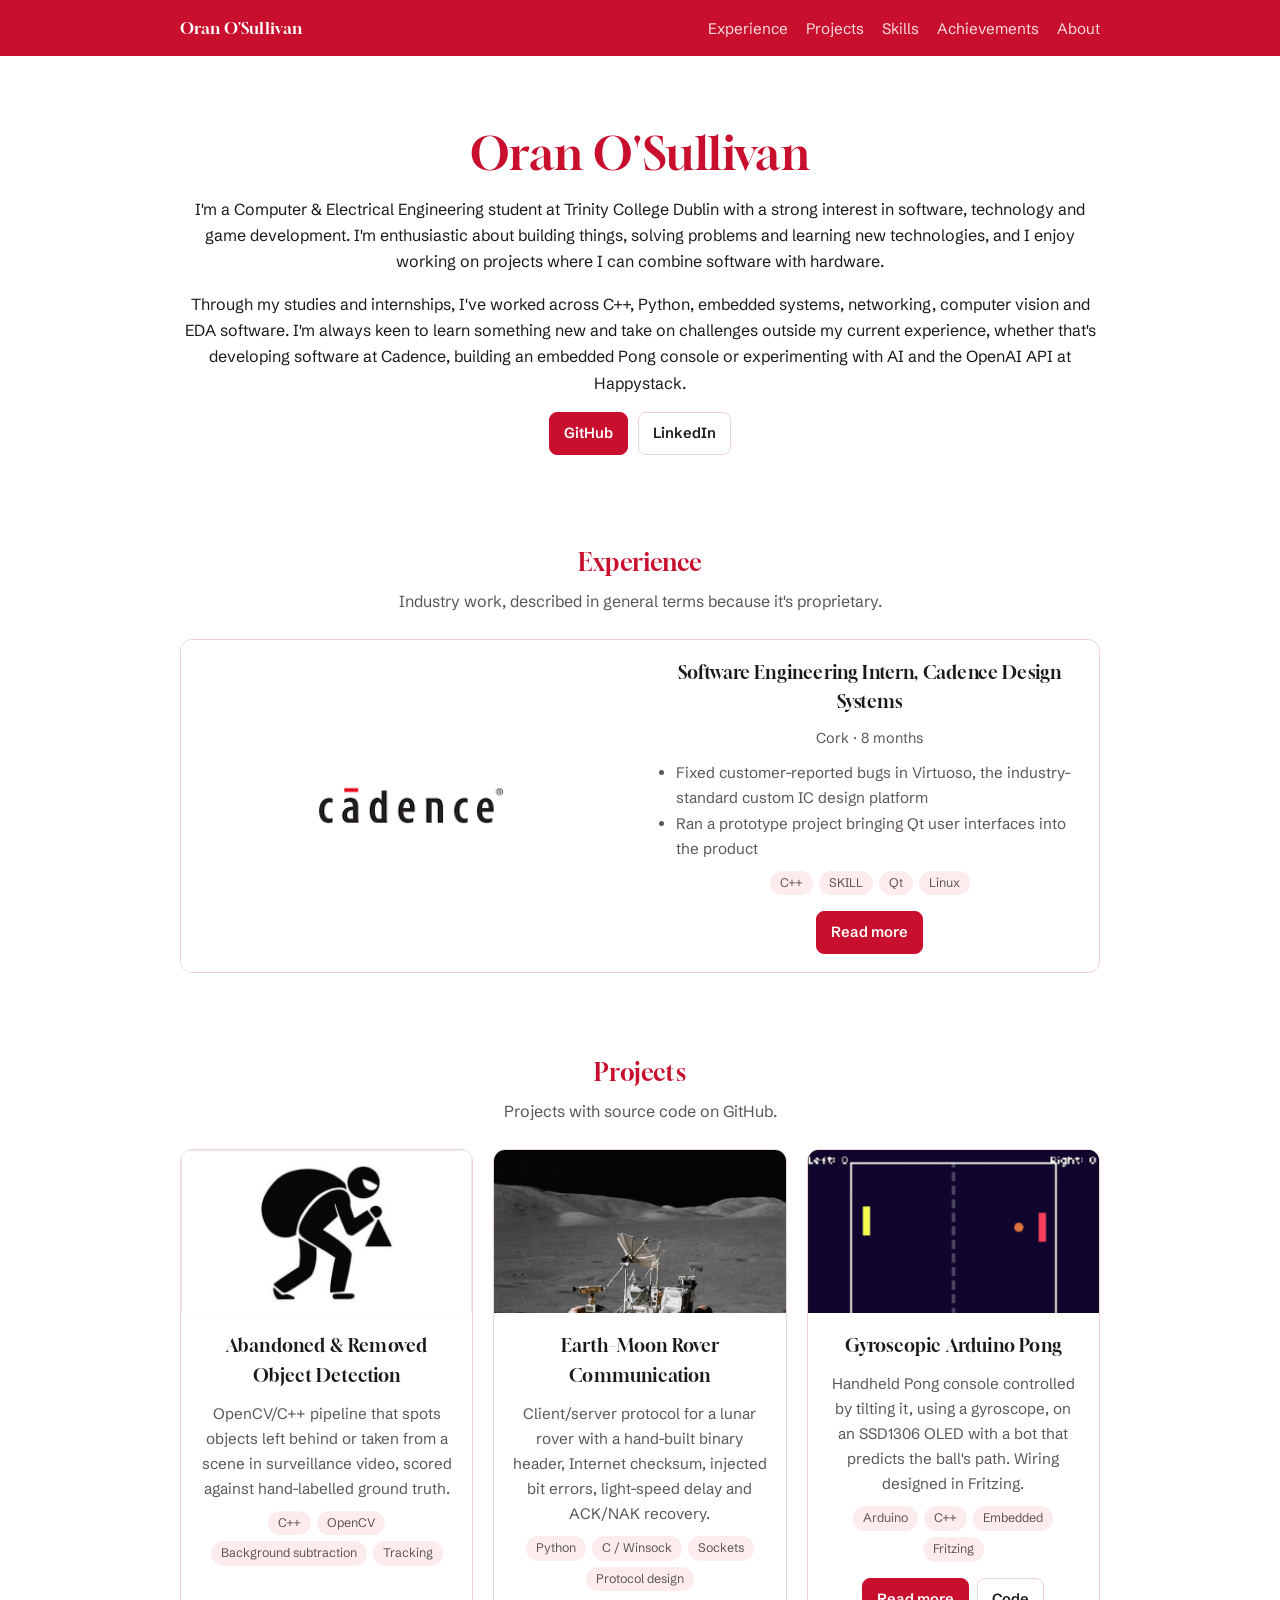
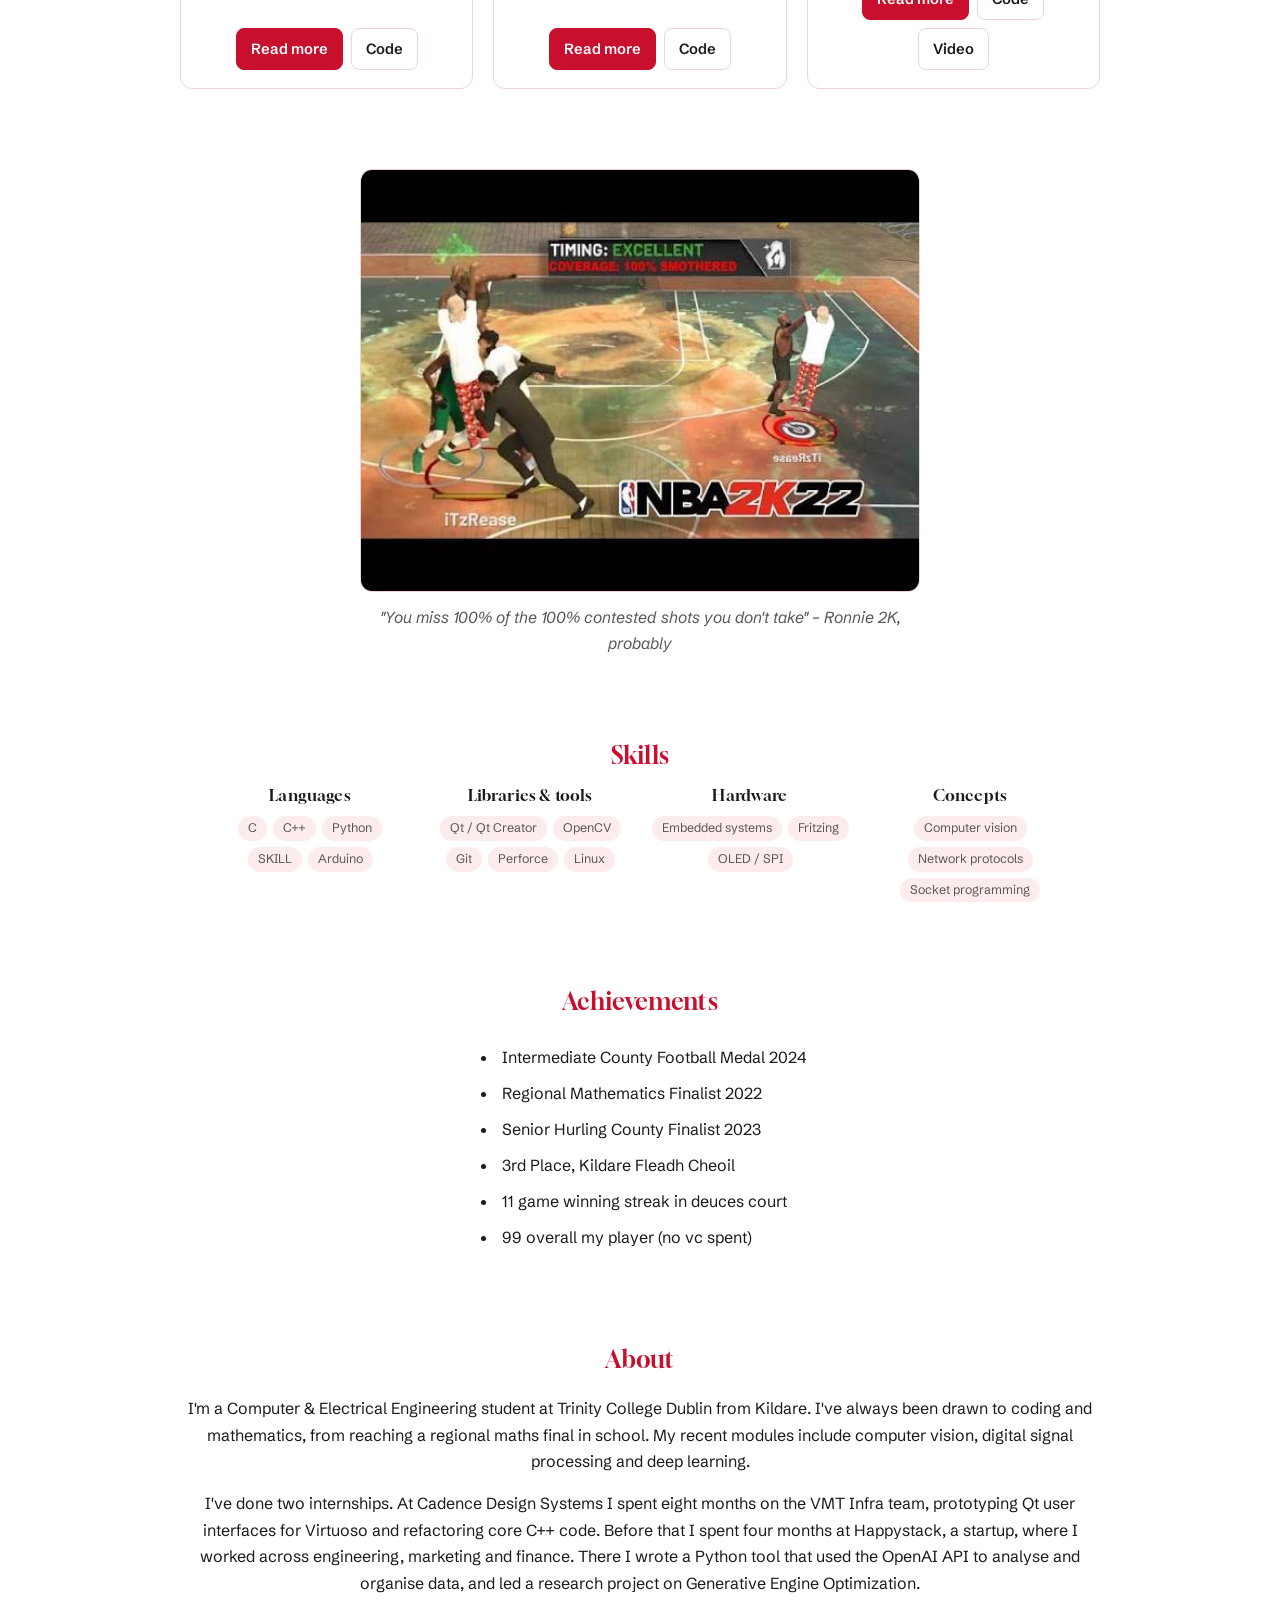
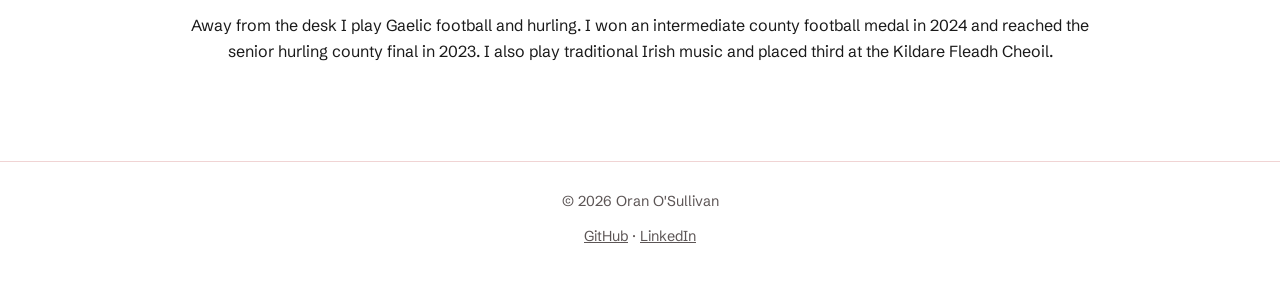
<file: index.html>
<!DOCTYPE html>
<html lang="en">
<head>
  <meta charset="utf-8">
  <meta name="viewport" content="width=device-width, initial-scale=1">
  <title>Oran O'Sullivan – Portfolio</title>
  <meta name="description" content="Projects by Oran O'Sullivan, Computer & Electrical Engineering student at Trinity College Dublin.">
  <link rel="stylesheet" href="css/style.css">
</head>

<body>

<nav class="nav">
  <div class="wrap">
    <a class="brand" href="index.html">Oran O'Sullivan</a>

    <ul>
      <li><a href="#experience">Experience</a></li>
      <li><a href="#projects">Projects</a></li>
      <li class="hide-sm"><a href="#skills">Skills</a></li>
      <li><a href="#achievements">Achievements</a></li>
      <li><a href="#about">About</a></li>
    </ul>
  </div>
</nav>


<!-- ================= HERO ================= -->

<header class="hero">
  <div class="wrap">
    <h1>Oran O'Sullivan</h1>

    <p class>
  I'm a Computer &amp; Electrical Engineering student at Trinity College Dublin with a strong interest in software, technology and game development. 
  I'm enthusiastic about building things, solving problems and learning new technologies, and I enjoy working on projects where I can combine software with hardware.
</p>
<p>
  Through my studies and internships, I've worked across C++, Python, embedded systems, networking, computer vision and EDA software. 
  I'm always keen to learn something new and take on challenges outside my current experience, whether that's developing software at Cadence, building an embedded Pong console or experimenting with AI and the OpenAI API at Happystack.
</p>

    <div class="links">
      <a class="btn primary" href="https://github.com/osullio">GitHub</a>
      <a class="btn" href="https://www.linkedin.com/in/oran-o-sullivan-99b3682a8">LinkedIn</a>
    </div>
  </div>
</header>


<!-- ================= EXPERIENCE ================= -->

<section id="experience">
  <div class="wrap">
    <h2>Experience</h2>

    <p class="section-intro">
      Industry work, described in general terms because it's proprietary.
    </p>

    <article class="card feature">

      <div class="thumb has-img logo">
        <img src="images/Cadence%20logo.png" alt="Cadence Design Systems logo">
      </div>

      <div class="body">

        <h3>Software Engineering Intern, Cadence Design Systems</h3>

        <p class="role">
          Cork · 8 months
        </p>

        <ul class="points">
          <li>Fixed customer-reported bugs in Virtuoso, the industry-standard custom IC design platform</li>
          <li>Ran a prototype project bringing Qt user interfaces into the product</li>
        </ul>

        <ul class="tags">
          <li>C++</li>
          <li>SKILL</li>
          <li>Qt</li>
          <li>Linux</li>
        </ul>

        <div class="actions">
          <a class="btn primary" href="projects/cadence-internship.html">
            Read more
          </a>
        </div>

      </div>
    </article>
  </div>
</section>


<!-- ================= PROJECTS ================= -->

<section id="projects">
  <div class="wrap">

    <h2>Projects</h2>

    <p class="section-intro">
      Projects with source code on GitHub.
    </p>

    <div class="grid">


      <!-- Computer Vision -->

      <article class="card">

        <div class="thumb has-img">
          <img
            src="images/computer%20vision%20image.jpg"
            alt="Icon of a thief carrying a sack, representing removed-object detection"
          >
        </div>

        <div class="body">

          <h3>Abandoned &amp; Removed Object Detection</h3>

          <p>
            OpenCV/C++ pipeline that spots objects left behind or taken from a scene
            in surveillance video, scored against hand-labelled ground truth.
          </p>

          <ul class="tags">
            <li>C++</li>
            <li>OpenCV</li>
            <li>Background subtraction</li>
            <li>Tracking</li>
          </ul>

          <div class="actions">
            <a class="btn primary" href="projects/computer-vision.html">
              Read more
            </a>

            <a class="btn" href="https://github.com/osullio/Computer-Vision-Project">
              Code
            </a>
          </div>

        </div>
      </article>


      <!-- Lunar Communication -->

      <article class="card">

        <div class="thumb has-img">
          <img
            src="images/lunar%20rover%20image.jpg"
            alt="Lunar rover on the surface of the Moon"
          >
        </div>

        <div class="body">

          <h3>Earth–Moon Rover Communication</h3>

          <p>
            Client/server protocol for a lunar rover with a hand-built binary header,
            Internet checksum, injected bit errors, light-speed delay and ACK/NAK recovery.
          </p>

          <ul class="tags">
            <li>Python</li>
            <li>C / Winsock</li>
            <li>Sockets</li>
            <li>Protocol design</li>
          </ul>

          <div class="actions">

            <a class="btn primary" href="projects/earth-lunar.html">
              Read more
            </a>

            <a class="btn" href="https://github.com/osullio/Earth-Lunar_Communication">
              Code
            </a>

          </div>

        </div>
      </article>


      <!-- Arduino Pong -->

      <article class="card">

        <div class="thumb has-img contain">
          <img
            src="images/pong%20image.png"
            alt="Pong game screen with two paddles, a ball and the score"
          >
        </div>

        <div class="body">

          <h3>Gyroscopic Arduino Pong</h3>

          <p>
            Handheld Pong console controlled by tilting it, using a gyroscope, on an SSD1306
            OLED with a bot that predicts the ball's path. Wiring designed in Fritzing.
          </p>

          <ul class="tags">
            <li>Arduino</li>
            <li>C++</li>
            <li>Embedded</li>
            <li>Fritzing</li>
          </ul>

          <div class="actions">

            <a class="btn primary" href="projects/arduino-pong.html">
              Read more
            </a>

            <a class="btn" href="https://github.com/osullio/gyroscopic-pong">
              Code
            </a>

            <a class="btn" href="https://www.youtube.com/watch?v=TQeReYXM4l0">
              Video
            </a>

          </div>

        </div>
      </article>

    </div>
  </div>
</section>


<!-- ================= CONTESTED ================= -->

<section id="contested">

  <div class="wrap">

    <figure class="contested">

      <img
        src="images/100_%20contested.jpg"
        alt="100% contested shot"
      >

      <figcaption>
        "You miss 100% of the 100% contested shots you don't take" – Ronnie 2K, probably
      </figcaption>

    </figure>

  </div>

</section>


<!-- ================= SKILLS ================= -->

<section id="skills">

  <div class="wrap">

    <h2>Skills</h2>

    <div class="skills">

      <div>
        <h3>Languages</h3>

        <ul class="tags">
          <li>C</li>
          <li>C++</li>
          <li>Python</li>
          <li>SKILL</li>
          <li>Arduino</li>
        </ul>
      </div>


      <div>
        <h3>Libraries &amp; tools</h3>

        <ul class="tags">
          <li>Qt / Qt Creator</li>
          <li>OpenCV</li>
          <li>Git</li>
          <li>Perforce</li>
          <li>Linux</li>
        </ul>
      </div>


      <div>
        <h3>Hardware</h3>

        <ul class="tags">
          <li>Embedded systems</li>
          <li>Fritzing</li>
          <li>OLED / SPI</li>
        </ul>
      </div>


      <div>
        <h3>Concepts</h3>

        <ul class="tags">
          <li>Computer vision</li>
          <li>Network protocols</li>
          <li>Socket programming</li>
        </ul>
      </div>

    </div>

  </div>

</section>


<!-- ================= ACHIEVEMENTS ================= -->

<section id="achievements">

  <div class="wrap">

    <h2>Achievements</h2>

    <ul class="points">

      <li>Intermediate County Football Medal 2024</li>

      <li>Regional Mathematics Finalist 2022</li>

      <li>Senior Hurling County Finalist 2023</li>

      <li>3rd Place, Kildare Fleadh Cheoil</li>

      <li>11 game winning streak in deuces court</li>

      <li>99 overall my player (no vc spent)</li>

    </ul>

  </div>

</section>


<!-- ================= ABOUT ================= -->

<section id="about">

  <div class="wrap">

    <h2>About</h2>

    <p>
      I'm a Computer &amp; Electrical Engineering student at Trinity College Dublin from Kildare.
      I've always been drawn to coding and mathematics, from reaching a regional maths final in school.
      My recent modules include computer vision, digital signal processing and deep learning.
    </p>

    <p>
      I've done two internships. At Cadence Design Systems I spent eight months on the VMT Infra team,
      prototyping Qt user interfaces for Virtuoso and refactoring core C++ code. Before that I spent four months at
      Happystack, a startup, where I worked across engineering, marketing and finance. There I wrote a Python
      tool that used the OpenAI API to analyse and organise data, and led a research project on Generative Engine Optimization.
    </p>

    <p>
      Away from the desk I play Gaelic football and hurling. I won an intermediate county football medal in 2024 and
      reached the senior hurling county final in 2023. I also play traditional Irish music and placed third at the Kildare Fleadh Cheoil.
    </p>

  </div>

</section>


<!-- ================= FOOTER ================= -->

<footer>

  <div class="wrap">

    <span>
      © 2026 Oran O'Sullivan
    </span>

    <span>
      <a href="https://github.com/osullio">GitHub</a>
      ·
      <a href="https://www.linkedin.com/in/oran-o-sullivan-99b3682a8">LinkedIn</a>
    </span>

  </div>

</footer>


</body>
</html>
</file>
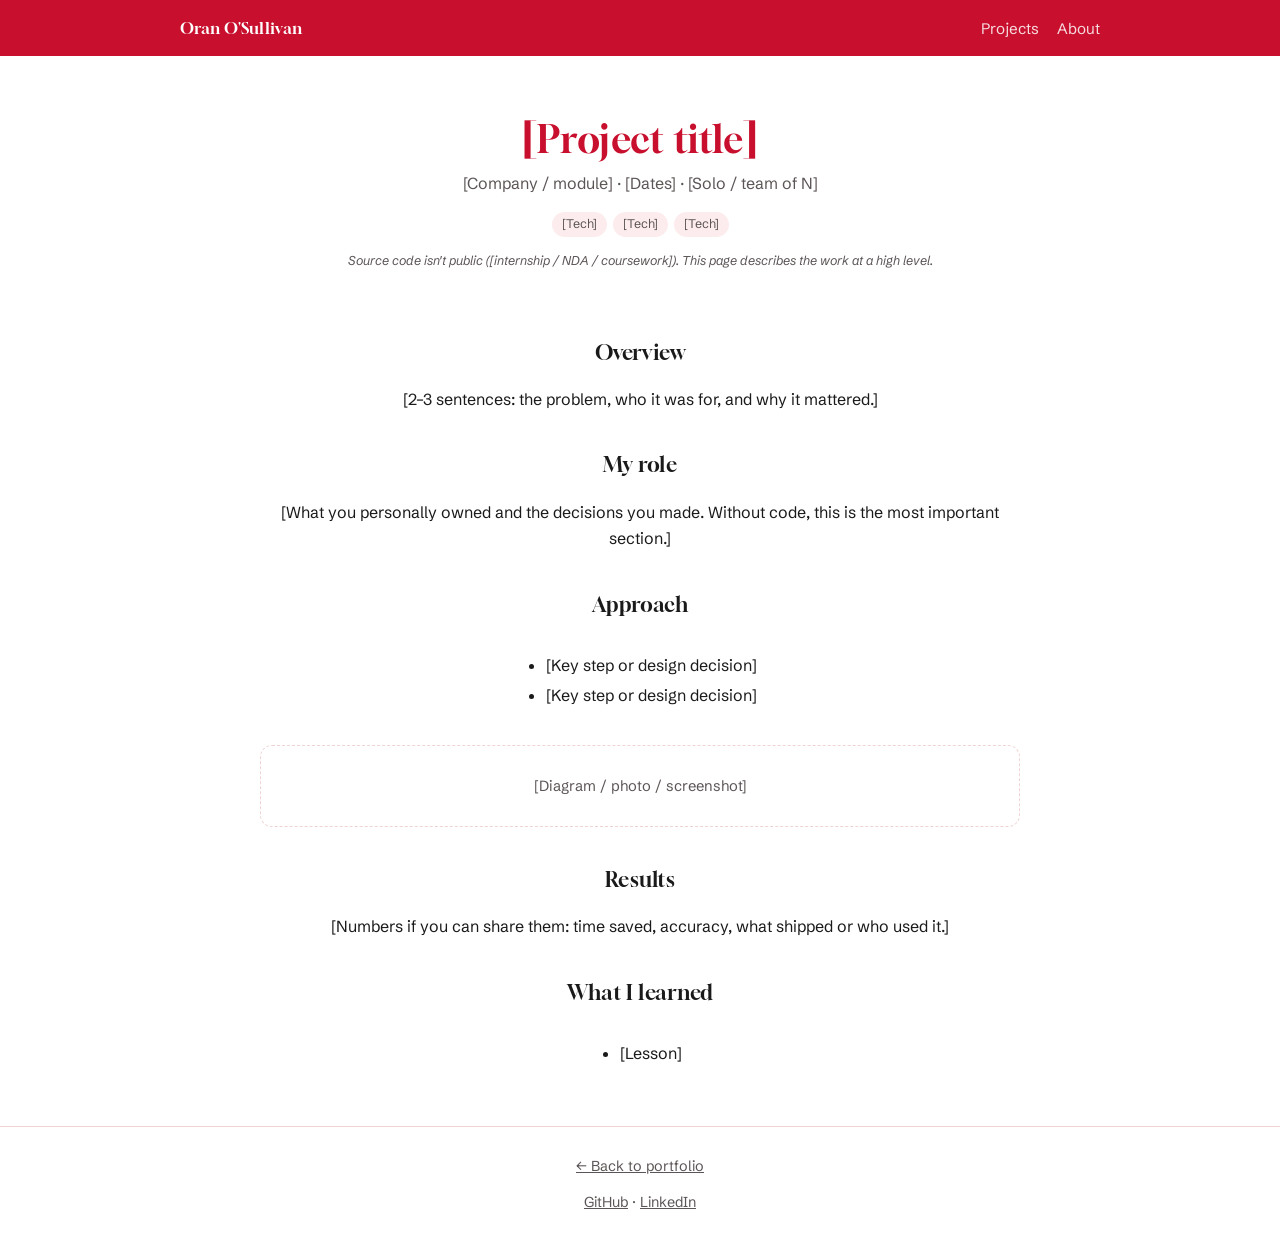
<file: projects/_template.html>
<!DOCTYPE html>
<!-- TEMPLATE for projects without public code.
     Copy this file, rename it (e.g. internship.html), fill in the [brackets],
     and point the matching card's "Read more" button in index.html at it. -->
<html lang="en">
<head>
  <meta charset="utf-8">
  <meta name="viewport" content="width=device-width, initial-scale=1">
  <title>[Project title] – Oran O'Sullivan</title>
  <link rel="stylesheet" href="../css/style.css">
</head>
<body>

<nav class="nav">
  <div class="wrap">
    <a class="brand" href="../index.html">Oran O'Sullivan</a>
    <ul>
      <li><a href="../index.html#projects">Projects</a></li>
      <li><a href="../index.html#about">About</a></li>
    </ul>
  </div>
</nav>

<header class="project-head">
  <div class="wrap">
    <h1>[Project title]</h1>
    <p class="meta">[Company / module] · [Dates] · [Solo / team of N]</p>
    <ul class="tags"><li>[Tech]</li><li>[Tech]</li><li>[Tech]</li></ul>
    <p class="label">Source code isn't public ([internship / NDA / coursework]). This page describes the work at a high level.</p>
  </div>
</header>

<main class="wrap article">

  <h2>Overview</h2>
  <p>[2–3 sentences: the problem, who it was for, and why it mattered.]</p>

  <h2>My role</h2>
  <p>[What you personally owned and the decisions you made. Without code, this is the most important section.]</p>

  <h2>Approach</h2>
  <ul>
    <li>[Key step or design decision]</li>
    <li>[Key step or design decision]</li>
  </ul>
  <div class="figure">
    <!-- Without a repo, visuals carry the page: block diagrams, schematics, PCB layouts,
         plots, screenshots (with anything confidential removed). -->
    [Diagram / photo / screenshot]
  </div>

  <h2>Results</h2>
  <p>[Numbers if you can share them: time saved, accuracy, what shipped or who used it.]</p>

  <h2>What I learned</h2>
  <ul>
    <li>[Lesson]</li>
  </ul>

  <!-- Optional: <a class="btn" href="../assets/report.pdf">Read the report (PDF)</a> -->

</main>

<footer>
  <div class="wrap">
    <a href="../index.html">← Back to portfolio</a>
    <span><a href="https://github.com/osullio">GitHub</a> · <a href="https://www.linkedin.com/in/oran-o-sullivan-99b3682a8">LinkedIn</a></span>
  </div>
</footer>
</body>
</html>
</file>
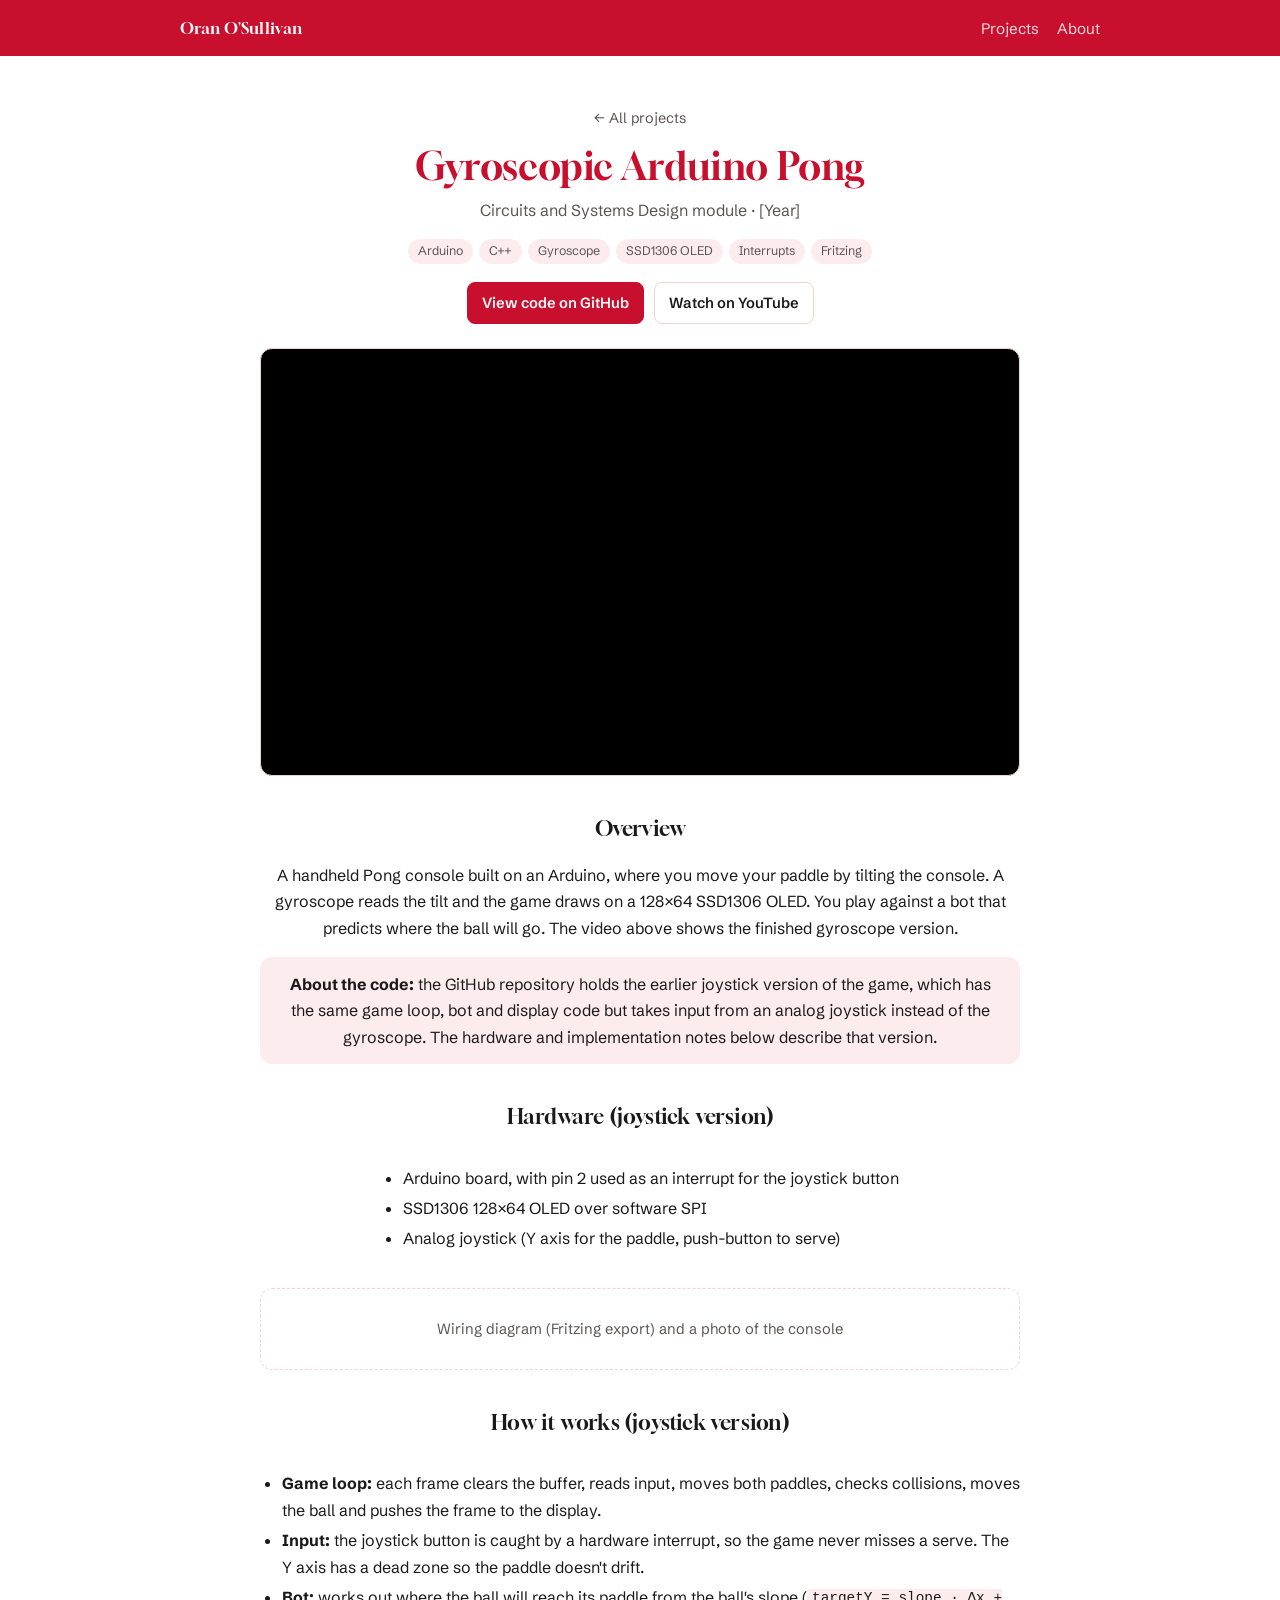
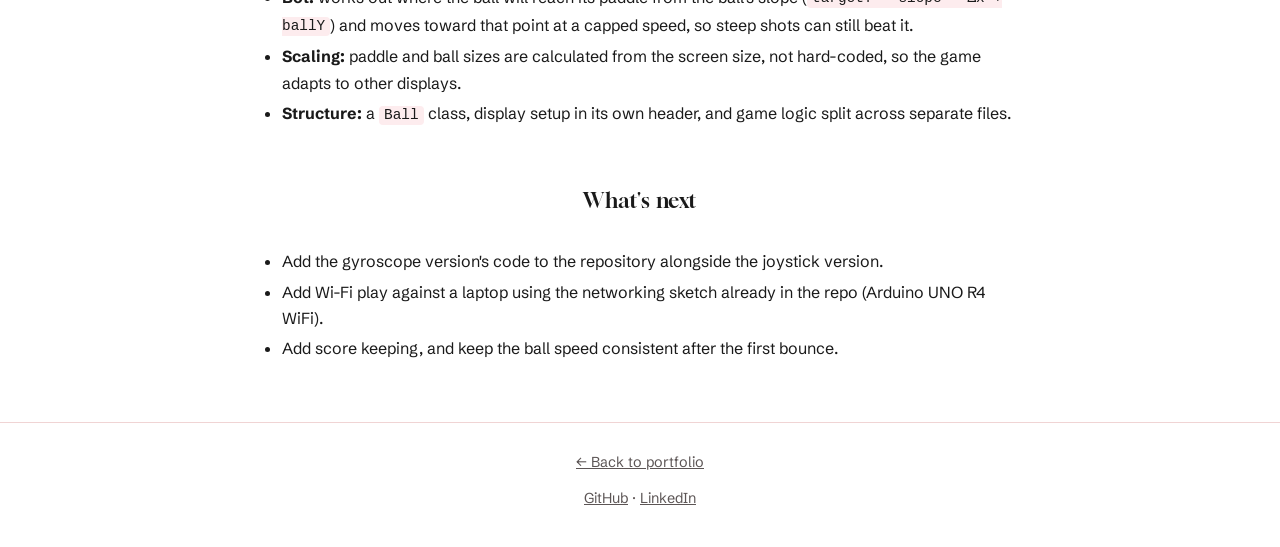
<file: projects/arduino-pong.html>
<!DOCTYPE html>
<html lang="en">
<head>
  <meta charset="utf-8">
  <meta name="viewport" content="width=device-width, initial-scale=1">
  <meta name="referrer" content="strict-origin-when-cross-origin">
  <title>Gyroscopic Arduino Pong – Oran O'Sullivan</title>
  <link rel="stylesheet" href="../css/style.css">
</head>
<body>

<nav class="nav">
  <div class="wrap">
    <a class="brand" href="../index.html">Oran O'Sullivan</a>
    <ul>
      <li><a href="../index.html#projects">Projects</a></li>
      <li><a href="../index.html#about">About</a></li>
    </ul>
  </div>
</nav>

<header class="project-head">
  <div class="wrap">
    <a class="back" href="../index.html#projects">← All projects</a>
    <h1>Gyroscopic Arduino Pong</h1>
    <p class="meta">Circuits and Systems Design module · <!-- EDIT: year / team --> [Year]</p>
    <ul class="tags"><li>Arduino</li><li>C++</li><li>Gyroscope</li><li>SSD1306 OLED</li><li>Interrupts</li><li>Fritzing</li></ul>
    <div class="links">
      <a class="btn primary" href="https://github.com/osullio/gyroscopic-pong">View code on GitHub</a>
      <a class="btn" href="https://www.youtube.com/watch?v=TQeReYXM4l0">Watch on YouTube</a>
    </div>
  </div>
</header>

<main class="wrap article">

  <div class="video">
  <iframe
    src="https://www.youtube.com/embed/TQeReYXM4l0?rel=0"
    title="Gyroscopic Pong demo"
    loading="lazy"
    referrerpolicy="strict-origin-when-cross-origin"
    allow="accelerometer; autoplay; clipboard-write; encrypted-media; gyroscope; picture-in-picture; web-share"
    allowfullscreen>
  </iframe>
</div>

  <h2>Overview</h2>
  <p>
    A handheld Pong console built on an Arduino, where you move your paddle by tilting the console. A gyroscope
    reads the tilt and the game draws on a 128×64 SSD1306 OLED. You play against a bot that predicts where the
    ball will go. The video above shows the finished gyroscope version.
  </p>

  <div class="callout">
    <strong>About the code:</strong> the GitHub repository holds the earlier joystick version of the game, which
    has the same game loop, bot and display code but takes input from an analog joystick instead of the gyroscope.
    The hardware and implementation notes below describe that version.
  </div>

  <h2>Hardware (joystick version)</h2>
  <ul>
    <li>Arduino board, with pin 2 used as an interrupt for the joystick button</li>
    <li>SSD1306 128×64 OLED over software SPI</li>
    <li>Analog joystick (Y axis for the paddle, push-button to serve)</li>
  </ul>
  <div class="figure">
    <!-- EDIT: export the Fritzing breadboard view as PNG and add it here, plus a photo of the build:
         <img src="../assets/img/pong-wiring.png" alt="Fritzing wiring diagram"> -->
    Wiring diagram (Fritzing export) and a photo of the console
  </div>

  <h2>How it works (joystick version)</h2>
  <ul>
    <li><strong>Game loop:</strong> each frame clears the buffer, reads input, moves both paddles, checks collisions, moves the ball and pushes the frame to the display.</li>
    <li><strong>Input:</strong> the joystick button is caught by a hardware interrupt, so the game never misses a serve. The Y axis has a dead zone so the paddle doesn't drift.</li>
    <li><strong>Bot:</strong> works out where the ball will reach its paddle from the ball's slope (<code>targetY = slope · Δx + ballY</code>) and moves toward that point at a capped speed, so steep shots can still beat it.</li>
    <li><strong>Scaling:</strong> paddle and ball sizes are calculated from the screen size, not hard-coded, so the game adapts to other displays.</li>
    <li><strong>Structure:</strong> a <code>Ball</code> class, display setup in its own header, and game logic split across separate files.</li>
  </ul>

  <h2>What's next</h2>
  <ul>
    <li>Add the gyroscope version's code to the repository alongside the joystick version.</li>
    <li>Add Wi-Fi play against a laptop using the networking sketch already in the repo (Arduino UNO R4 WiFi).</li>
    <li>Add score keeping, and keep the ball speed consistent after the first bounce.</li>
  </ul>

</main>

<footer>
  <div class="wrap">
    <a href="../index.html">← Back to portfolio</a>
    <span><a href="https://github.com/osullio">GitHub</a> · <a href="https://www.linkedin.com/in/oran-o-sullivan-99b3682a8">LinkedIn</a></span>
  </div>
</footer>
</body>
</html>
</file>
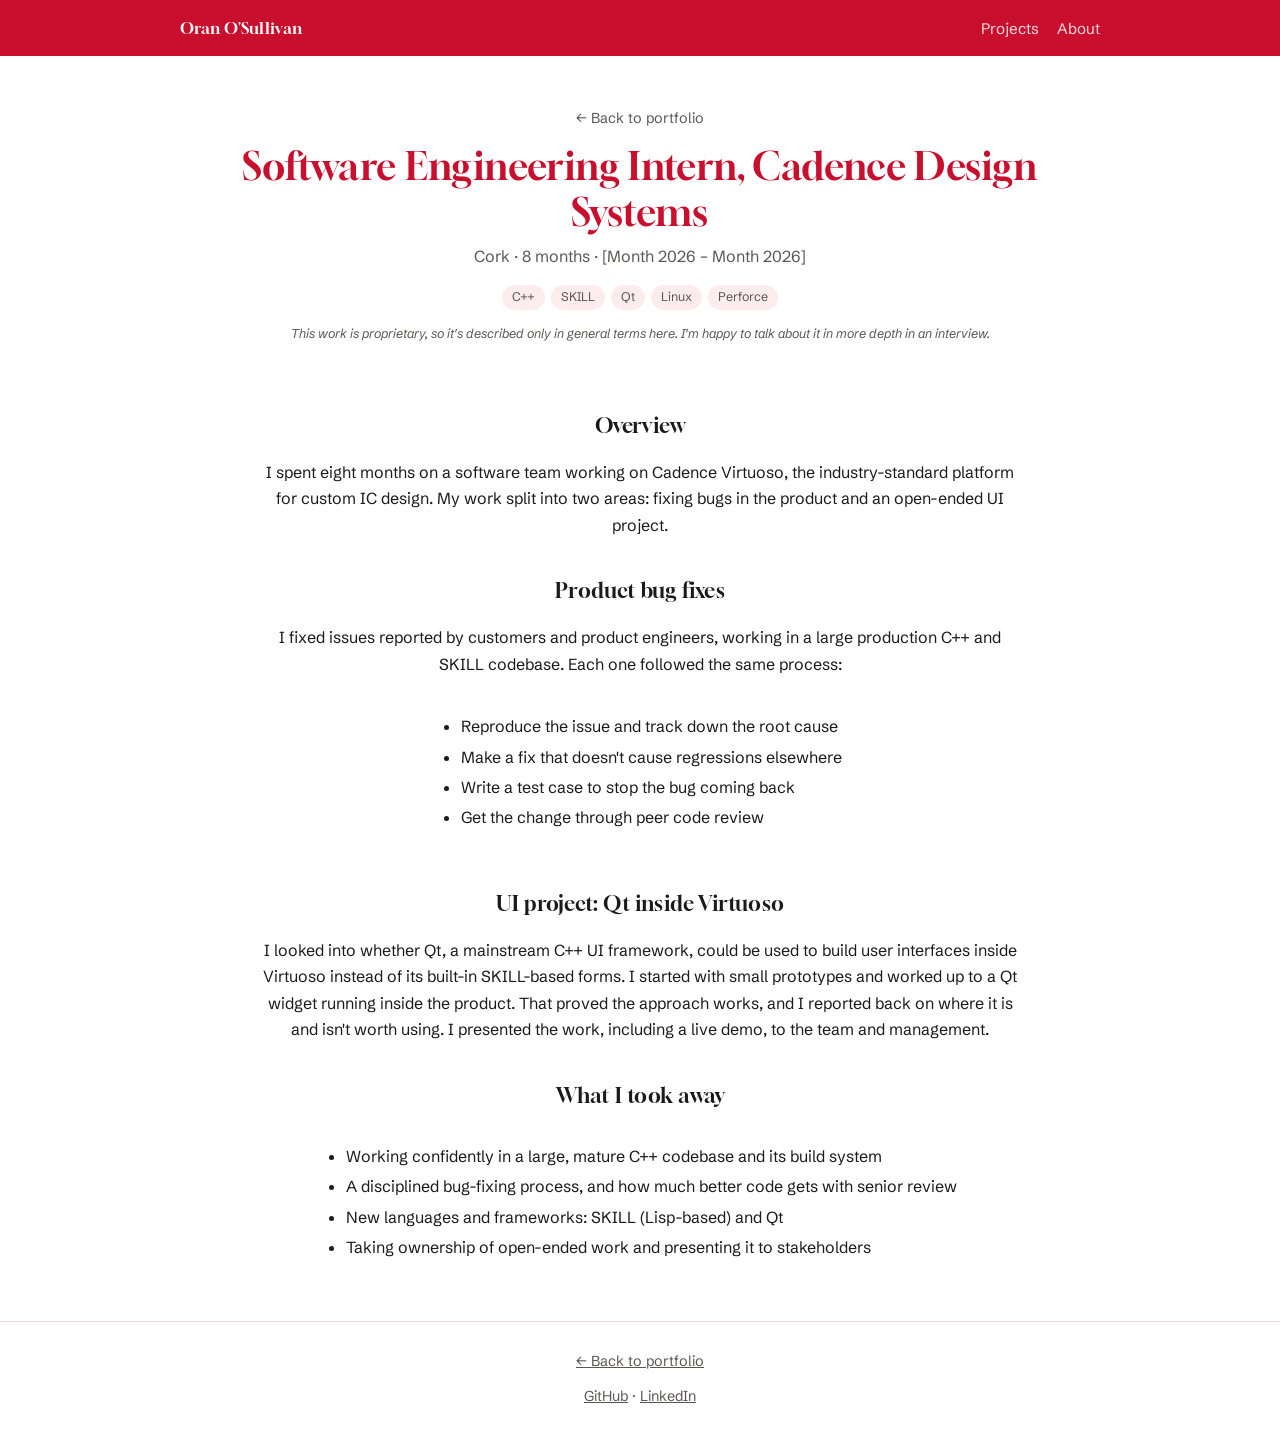
<file: projects/cadence-internship.html>
<!DOCTYPE html>
<html lang="en">
<head>
  <meta charset="utf-8">
  <meta name="viewport" content="width=device-width, initial-scale=1">
  <title>Software Engineering Intern, Cadence Design Systems – Oran O'Sullivan</title>
  <link rel="stylesheet" href="../css/style.css">
</head>
<body>

<nav class="nav">
  <div class="wrap">
    <a class="brand" href="../index.html">Oran O'Sullivan</a>
    <ul>
      <li><a href="../index.html#projects">Projects</a></li>
      <li><a href="../index.html#about">About</a></li>
    </ul>
  </div>
</nav>

<header class="project-head">
  <div class="wrap">
    <a class="back" href="../index.html#experience">← Back to portfolio</a>
    <h1>Software Engineering Intern, Cadence Design Systems</h1>
    <!-- EDIT: dates -->
    <p class="meta">Cork · 8 months · [Month 2026 – Month 2026]</p>
    <ul class="tags"><li>C++</li><li>SKILL</li><li>Qt</li><li>Linux</li><li>Perforce</li></ul>
    <p class="label">This work is proprietary, so it's described only in general terms here. I'm happy to talk about it in more depth in an interview.</p>
  </div>
</header>

<main class="wrap article">

  <h2>Overview</h2>
  <p>
    I spent eight months on a software team working on Cadence Virtuoso, the industry-standard
    platform for custom IC design. My work split into two areas: fixing bugs in the product and an
    open-ended UI project.
  </p>

  <h2>Product bug fixes</h2>
  <p>
    I fixed issues reported by customers and product engineers, working in a large production C++ and SKILL codebase.
    Each one followed the same process:
  </p>
  <ul>
    <li>Reproduce the issue and track down the root cause</li>
    <li>Make a fix that doesn't cause regressions elsewhere</li>
    <li>Write a test case to stop the bug coming back</li>
    <li>Get the change through peer code review</li>
  </ul>

  <h2>UI project: Qt inside Virtuoso</h2>
  <p>
    I looked into whether Qt, a mainstream C++ UI framework, could be used to build user interfaces inside Virtuoso
    instead of its built-in SKILL-based forms. I started with small prototypes and worked up to a Qt widget
    running inside the product. That proved the approach works, and I reported back on where it is and isn't worth using.
    I presented the work, including a live demo, to the team and management.
  </p>

  <h2>What I took away</h2>
  <ul>
    <li>Working confidently in a large, mature C++ codebase and its build system</li>
    <li>A disciplined bug-fixing process, and how much better code gets with senior review</li>
    <li>New languages and frameworks: SKILL (Lisp-based) and Qt</li>
    <li>Taking ownership of open-ended work and presenting it to stakeholders</li>
  </ul>

</main>

<footer>
  <div class="wrap">
    <a href="../index.html">← Back to portfolio</a>
    <span><a href="https://github.com/osullio">GitHub</a> · <a href="https://www.linkedin.com/in/oran-o-sullivan-99b3682a8">LinkedIn</a></span>
  </div>
</footer>
</body>
</html>
</file>
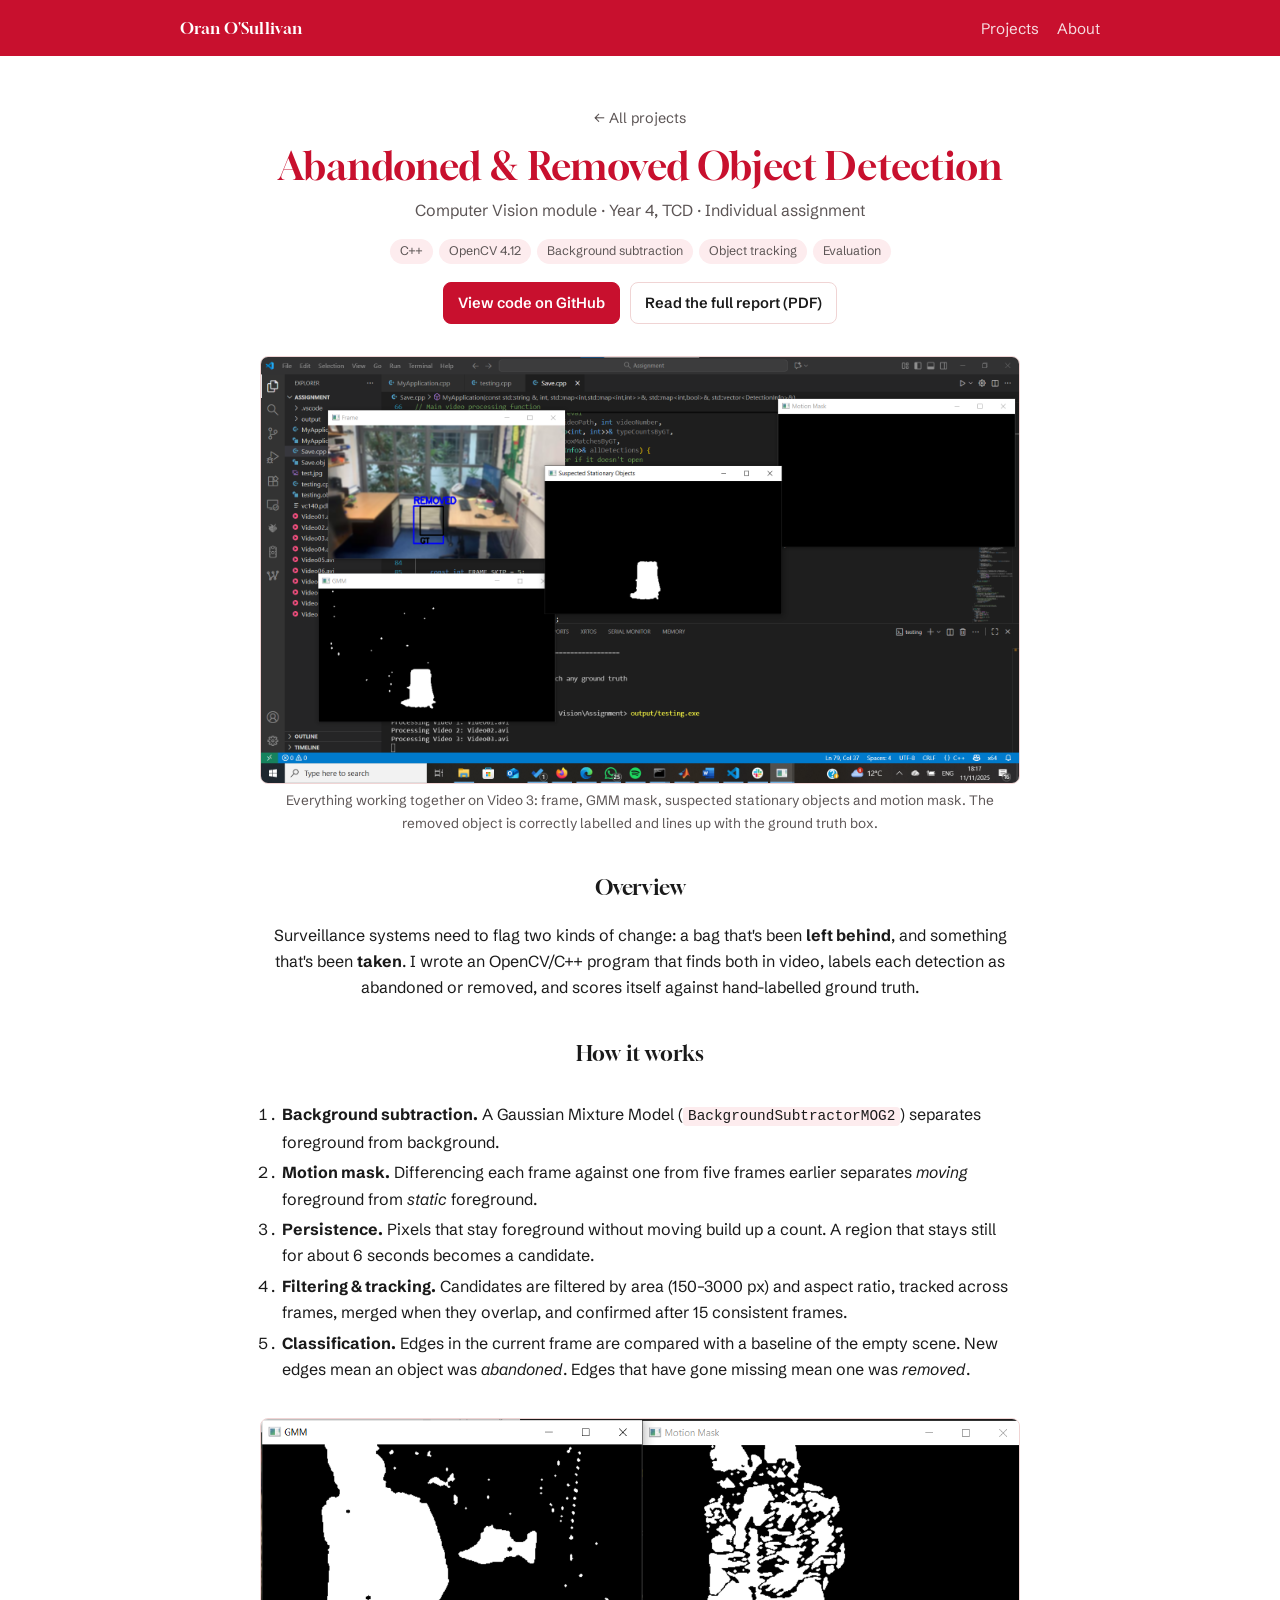
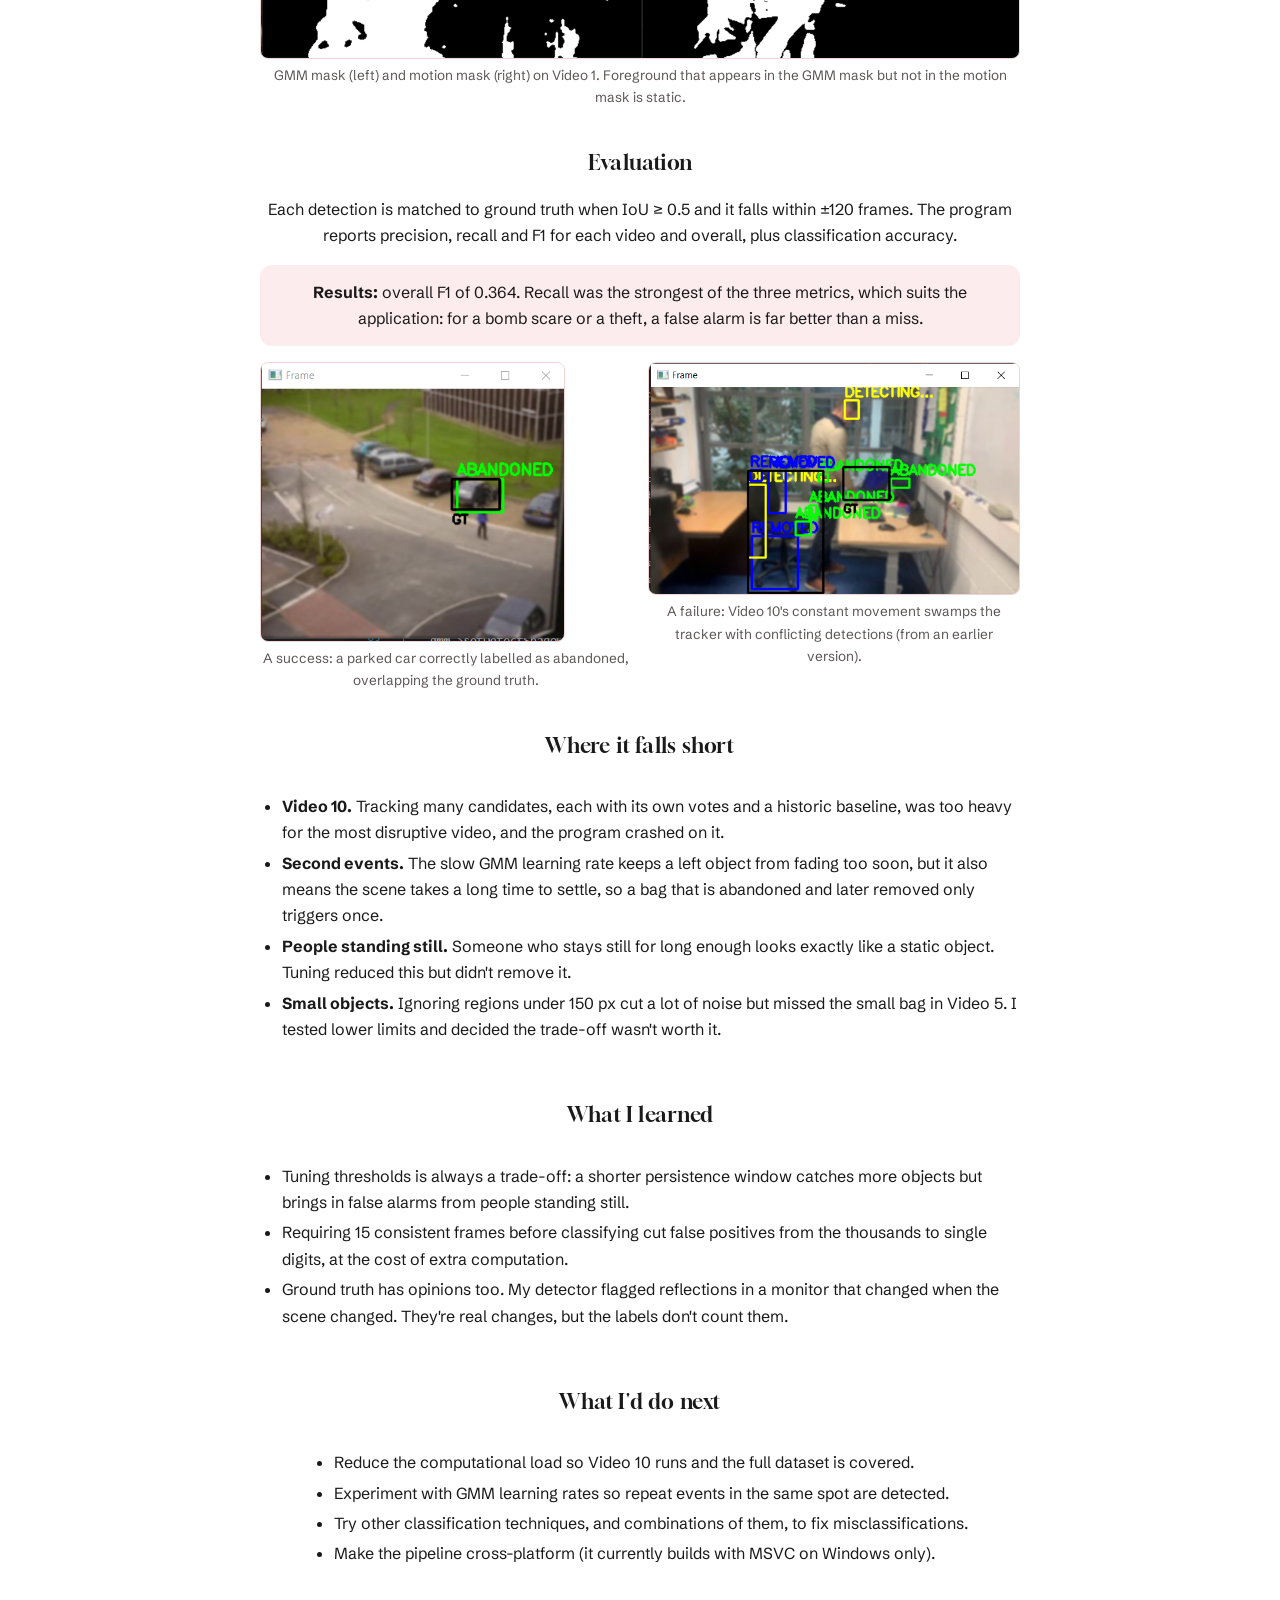
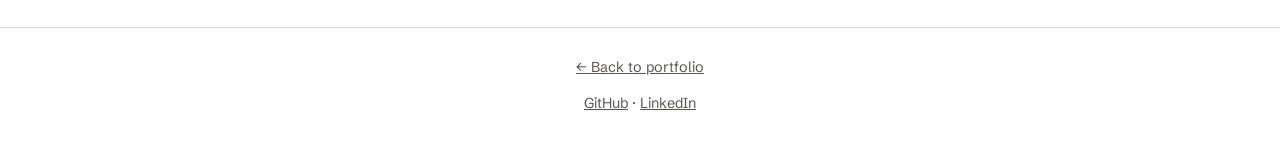
<file: projects/computer-vision.html>
<!DOCTYPE html>
<html lang="en">
<head>
  <meta charset="utf-8">
  <meta name="viewport" content="width=device-width, initial-scale=1">
  <title>Abandoned &amp; Removed Object Detection – Oran O'Sullivan</title>
  <link rel="stylesheet" href="../css/style.css">
</head>
<body>

<nav class="nav">
  <div class="wrap">
    <a class="brand" href="../index.html">Oran O'Sullivan</a>
    <ul>
      <li><a href="../index.html#projects">Projects</a></li>
      <li><a href="../index.html#about">About</a></li>
    </ul>
  </div>
</nav>

<header class="project-head">
  <div class="wrap">
    <a class="back" href="../index.html#projects">← All projects</a>
    <h1>Abandoned &amp; Removed Object Detection</h1>
    <p class="meta">Computer Vision module · Year 4, TCD · Individual assignment</p>
    <ul class="tags"><li>C++</li><li>OpenCV 4.12</li><li>Background subtraction</li><li>Object tracking</li><li>Evaluation</li></ul>
    <div class="links">
      <a class="btn primary" href="https://github.com/osullio/Computer-Vision-Project">View code on GitHub</a>
      <a class="btn" href="../assets/img/Computer%20Vision%20Assignment.pdf">Read the full report (PDF)</a>
    </div>
  </div>
</header>

<main class="wrap article">

  <div class="gallery wide">
    <figure>
      <img src="../images/Everything%20working%20together%20video%203.png" alt="The four debug windows running together: the frame with a REMOVED detection matching ground truth, the GMM mask, the suspected stationary objects mask and the motion mask">
      <figcaption>Everything working together on Video 3: frame, GMM mask, suspected stationary objects and motion mask. The removed object is correctly labelled and lines up with the ground truth box.</figcaption>
    </figure>
  </div>

  <h2>Overview</h2>
  <p>
    Surveillance systems need to flag two kinds of change: a bag that's been <strong>left behind</strong>, and
    something that's been <strong>taken</strong>. I wrote an OpenCV/C++ program that finds both in video, labels
    each detection as abandoned or removed, and scores itself against hand-labelled ground truth.
  </p>

  <h2>How it works</h2>
  <ol>
    <li><strong>Background subtraction.</strong> A Gaussian Mixture Model (<code>BackgroundSubtractorMOG2</code>) separates foreground from background.</li>
    <li><strong>Motion mask.</strong> Differencing each frame against one from five frames earlier separates <em>moving</em> foreground from <em>static</em> foreground.</li>
    <li><strong>Persistence.</strong> Pixels that stay foreground without moving build up a count. A region that stays still for about 6 seconds becomes a candidate.</li>
    <li><strong>Filtering &amp; tracking.</strong> Candidates are filtered by area (150–3000 px) and aspect ratio, tracked across frames, merged when they overlap, and confirmed after 15 consistent frames.</li>
    <li><strong>Classification.</strong> Edges in the current frame are compared with a baseline of the empty scene. New edges mean an object was <em>abandoned</em>. Edges that have gone missing mean one was <em>removed</em>.</li>
  </ol>

  <div class="gallery">
    <figure>
      <img src="../images/GMM%20and%20motion%20mask%20video%201.png" alt="GMM foreground mask beside the motion mask for Video 1">
      <figcaption>GMM mask (left) and motion mask (right) on Video 1. Foreground that appears in the GMM mask but not in the motion mask is static.</figcaption>
    </figure>
  </div>

  <h2>Evaluation</h2>
  <p>
    Each detection is matched to ground truth when IoU ≥ 0.5 and it falls within ±120 frames.
    The program reports precision, recall and F1 for each video and overall, plus classification accuracy.
  </p>
  <div class="callout">
    <strong>Results:</strong> overall F1 of 0.364. Recall was the strongest of the three metrics, which suits the
    application: for a bomb scare or a theft, a false alarm is far better than a miss.
  </div>

  <div class="gallery">
    <figure>
      <img src="../images/abandoned%20car%20success.png" alt="A parked car correctly labelled ABANDONED, with its box overlapping the ground truth">
      <figcaption>A success: a parked car correctly labelled as abandoned, overlapping the ground truth.</figcaption>
    </figure>
    <figure>
      <img src="../images/Video%2010%20failure.png" alt="Video 10 with many overlapping, conflicting ABANDONED and REMOVED boxes around a moving person">
      <figcaption>A failure: Video 10's constant movement swamps the tracker with conflicting detections (from an earlier version).</figcaption>
    </figure>
  </div>

  <h2>Where it falls short</h2>
  <ul>
    <li><strong>Video 10.</strong> Tracking many candidates, each with its own votes and a historic baseline, was too heavy for the most disruptive video, and the program crashed on it.</li>
    <li><strong>Second events.</strong> The slow GMM learning rate keeps a left object from fading too soon, but it also means the scene takes a long time to settle, so a bag that is abandoned and later removed only triggers once.</li>
    <li><strong>People standing still.</strong> Someone who stays still for long enough looks exactly like a static object. Tuning reduced this but didn't remove it.</li>
    <li><strong>Small objects.</strong> Ignoring regions under 150 px cut a lot of noise but missed the small bag in Video 5. I tested lower limits and decided the trade-off wasn't worth it.</li>
  </ul>

  <h2>What I learned</h2>
  <ul>
    <li>Tuning thresholds is always a trade-off: a shorter persistence window catches more objects but brings in false alarms from people standing still.</li>
    <li>Requiring 15 consistent frames before classifying cut false positives from the thousands to single digits, at the cost of extra computation.</li>
    <li>Ground truth has opinions too. My detector flagged reflections in a monitor that changed when the scene changed. They're real changes, but the labels don't count them.</li>
  </ul>

  <h2>What I'd do next</h2>
  <ul>
    <li>Reduce the computational load so Video 10 runs and the full dataset is covered.</li>
    <li>Experiment with GMM learning rates so repeat events in the same spot are detected.</li>
    <li>Try other classification techniques, and combinations of them, to fix misclassifications.</li>
    <li>Make the pipeline cross-platform (it currently builds with MSVC on Windows only).</li>
  </ul>

</main>

<footer>
  <div class="wrap">
    <a href="../index.html">← Back to portfolio</a>
    <span><a href="https://github.com/osullio">GitHub</a> · <a href="https://www.linkedin.com/in/oran-o-sullivan-99b3682a8">LinkedIn</a></span>
  </div>
</footer>
</body>
</html>
</file>
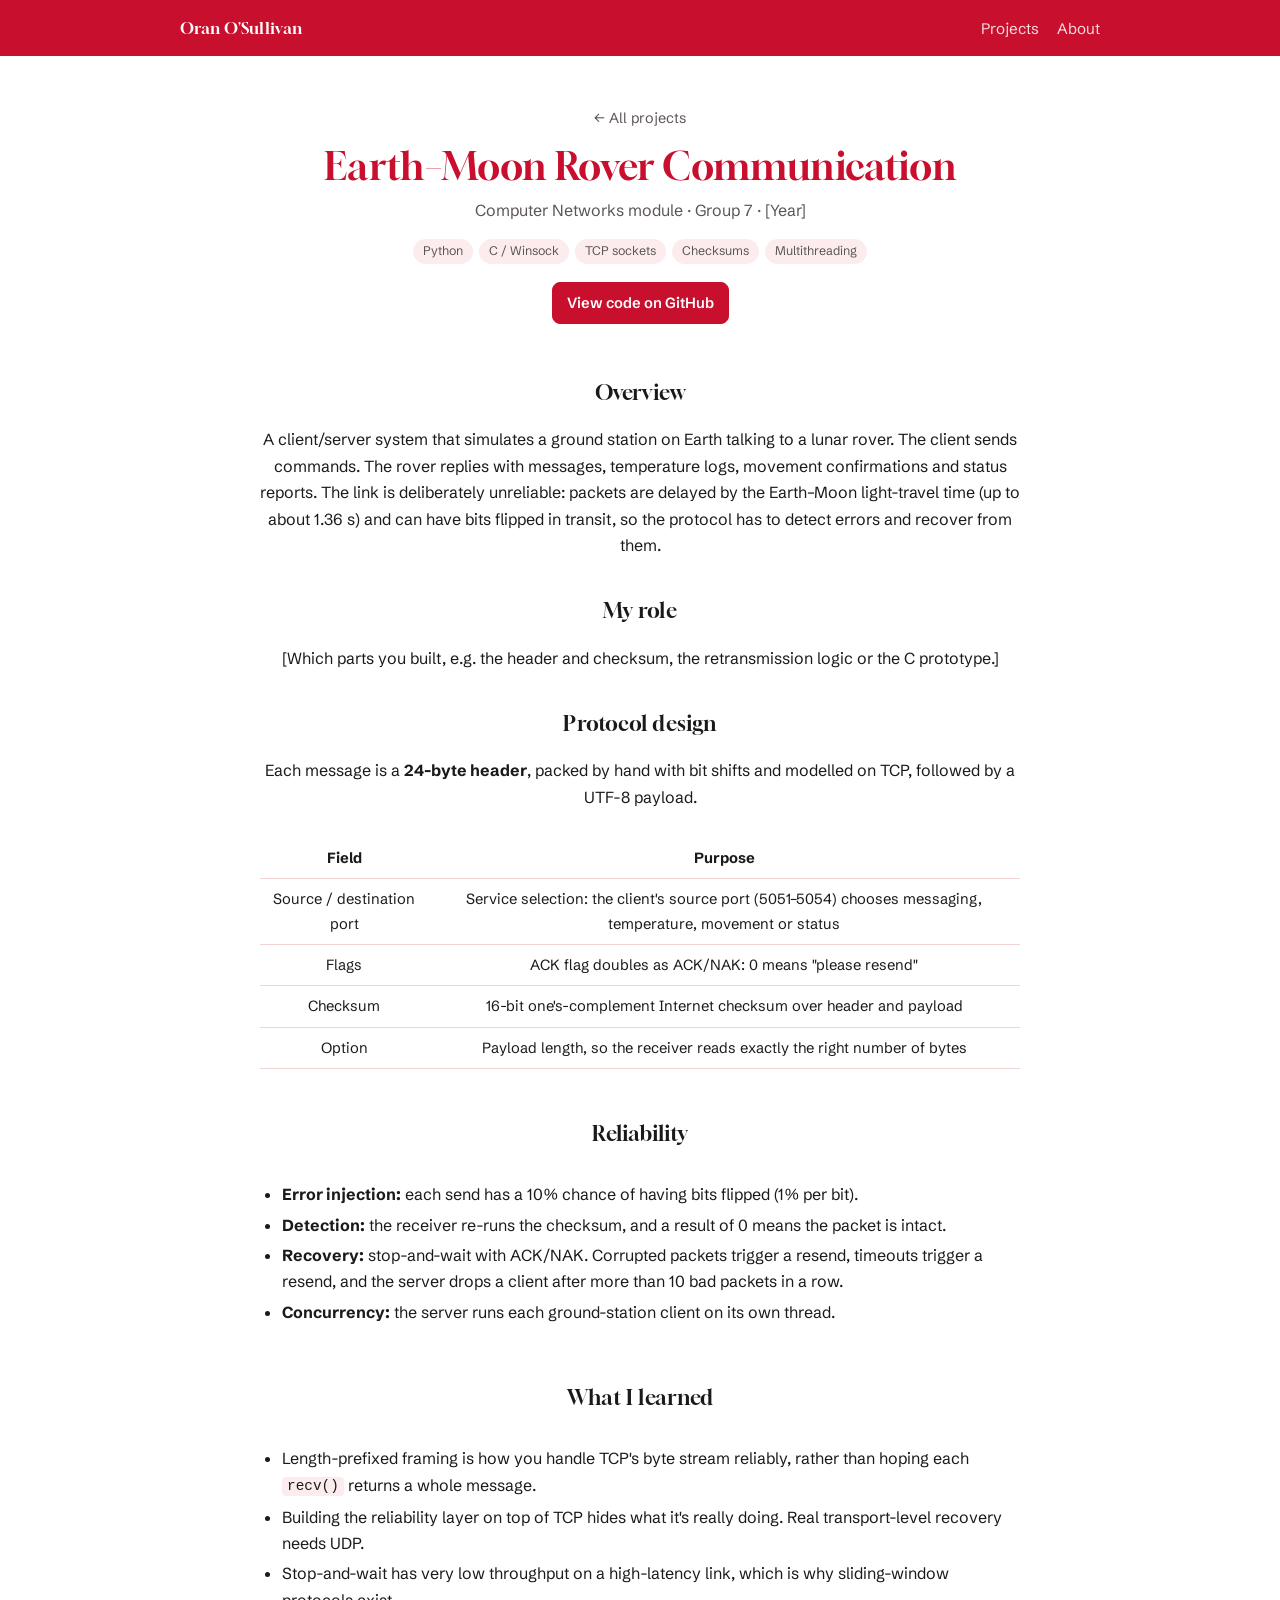
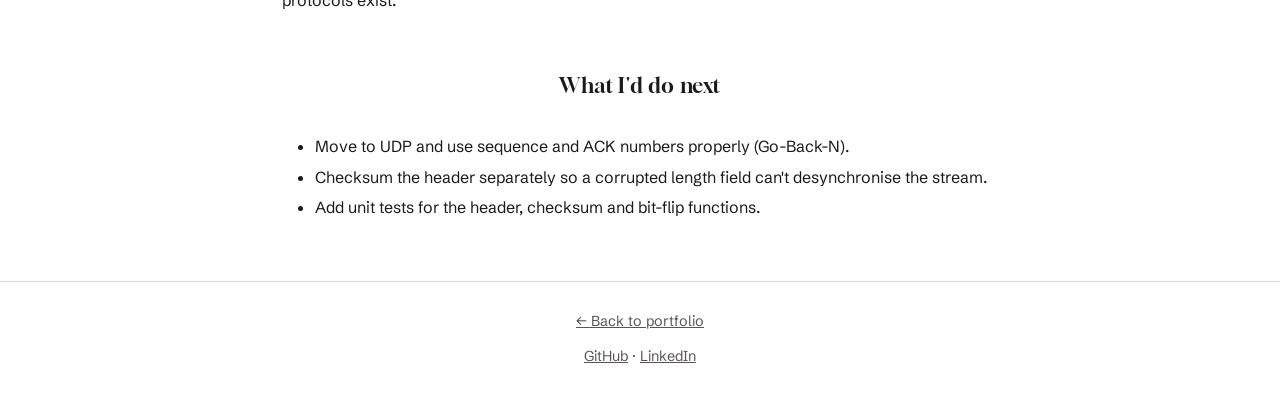
<file: projects/earth-lunar.html>
<!DOCTYPE html>
<html lang="en">
<head>
  <meta charset="utf-8">
  <meta name="viewport" content="width=device-width, initial-scale=1">
  <title>Earth–Moon Rover Communication – Oran O'Sullivan</title>
  <link rel="stylesheet" href="../css/style.css">
</head>
<body>

<nav class="nav">
  <div class="wrap">
    <a class="brand" href="../index.html">Oran O'Sullivan</a>
    <ul>
      <li><a href="../index.html#projects">Projects</a></li>
      <li><a href="../index.html#about">About</a></li>
    </ul>
  </div>
</nav>

<header class="project-head">
  <div class="wrap">
    <a class="back" href="../index.html#projects">← All projects</a>
    <h1>Earth–Moon Rover Communication</h1>
    <p class="meta">Computer Networks module · Group 7 · <!-- EDIT: year --> [Year]</p>
    <ul class="tags"><li>Python</li><li>C / Winsock</li><li>TCP sockets</li><li>Checksums</li><li>Multithreading</li></ul>
    <div class="links">
      <a class="btn primary" href="https://github.com/osullio/Earth-Lunar_Communication">View code on GitHub</a>
    </div>
  </div>
</header>

<main class="wrap article">

  <h2>Overview</h2>
  <p>
    A client/server system that simulates a ground station on Earth talking to a lunar rover. The client sends
    commands. The rover replies with messages, temperature logs, movement confirmations and status reports.
    The link is deliberately unreliable: packets are delayed by the Earth–Moon light-travel time (up to about 1.36 s)
    and can have bits flipped in transit, so the protocol has to detect errors and recover from them.
  </p>

  <h2>My role</h2>
  <p><!-- EDIT --> [Which parts you built, e.g. the header and checksum, the retransmission logic or the C prototype.]</p>

  <h2>Protocol design</h2>
  <p>
    Each message is a <strong>24-byte header</strong>, packed by hand with bit shifts and modelled on TCP, followed by a UTF-8 payload.
  </p>
  <div class="table-scroll">
  <table>
    <tr><th>Field</th><th>Purpose</th></tr>
    <tr><td>Source / destination port</td><td>Service selection: the client's source port (5051–5054) chooses messaging, temperature, movement or status</td></tr>
    <tr><td>Flags</td><td>ACK flag doubles as ACK/NAK: 0 means "please resend"</td></tr>
    <tr><td>Checksum</td><td>16-bit one's-complement Internet checksum over header and payload</td></tr>
    <tr><td>Option</td><td>Payload length, so the receiver reads exactly the right number of bytes</td></tr>
  </table>
  </div>

  <h2>Reliability</h2>
  <ul>
    <li><strong>Error injection:</strong> each send has a 10% chance of having bits flipped (1% per bit).</li>
    <li><strong>Detection:</strong> the receiver re-runs the checksum, and a result of 0 means the packet is intact.</li>
    <li><strong>Recovery:</strong> stop-and-wait with ACK/NAK. Corrupted packets trigger a resend, timeouts trigger a resend, and the server drops a client after more than 10 bad packets in a row.</li>
    <li><strong>Concurrency:</strong> the server runs each ground-station client on its own thread.</li>
  </ul>

  <h2>What I learned</h2>
  <ul>
    <li>Length-prefixed framing is how you handle TCP's byte stream reliably, rather than hoping each <code>recv()</code> returns a whole message.</li>
    <li>Building the reliability layer on top of TCP hides what it's really doing. Real transport-level recovery needs UDP.</li>
    <li>Stop-and-wait has very low throughput on a high-latency link, which is why sliding-window protocols exist.</li>
  </ul>

  <h2>What I'd do next</h2>
  <ul>
    <li>Move to UDP and use sequence and ACK numbers properly (Go-Back-N).</li>
    <li>Checksum the header separately so a corrupted length field can't desynchronise the stream.</li>
    <li>Add unit tests for the header, checksum and bit-flip functions.</li>
  </ul>

</main>

<footer>
  <div class="wrap">
    <a href="../index.html">← Back to portfolio</a>
    <span><a href="https://github.com/osullio">GitHub</a> · <a href="https://www.linkedin.com/in/oran-o-sullivan-99b3682a8">LinkedIn</a></span>
  </div>
</footer>
</body>
</html>
</file>
<file: css/style.css>
/* ---------- Fonts ---------- */
@import url("https://fonts.googleapis.com/css2?family=Gloock&family=Schibsted+Grotesk:wght@400;600;700&display=swap");

/* ---------- Theme (red & white) ---------- */
:root {
  --bg: #ffffff;
  --surface: #ffffff;
  --text: #1a1a1a;
  --muted: #5c5555;
  --border: #f0d4d4;
  --accent: #c8102e;
  --accent-dark: #9e0c24;
  --accent-soft: #fdecee;
  --tag-bg: #fdecee;
  --radius: 12px;
  --max: 960px;
  --display: "Gloock", Georgia, serif;
}

* { box-sizing: border-box; }
html { scroll-behavior: smooth; }

body {
  margin: 0;
  background: var(--bg);
  color: var(--text);
  font: 16px/1.65 "Schibsted Grotesk", system-ui, -apple-system, "Segoe UI", Roboto, sans-serif;
  text-align: center;
}

a { color: var(--accent); }

img {
  max-width: 100%;
  display: block;
}

code {
  font-family: ui-monospace, Consolas, monospace;
  font-size: .9em;
  background: var(--tag-bg);
  padding: .1em .35em;
  border-radius: 4px;
}

.wrap {
  max-width: var(--max);
  margin: 0 auto;
  padding: 0 20px;
}


/* ---------- Nav ---------- */

.nav {
  border-bottom: 1px solid var(--border);
  background: var(--surface);
  position: sticky;
  top: 0;
  z-index: 10;
}

.nav .wrap {
  display: flex;
  align-items: center;
  justify-content: space-between;
  height: 56px;
  gap: 16px;
}

.nav .brand {
  font-weight: 700;
  color: var(--text);
  text-decoration: none;
  white-space: nowrap;
}

.nav ul {
  list-style: none;
  display: flex;
  gap: 18px;
  margin: 0;
  padding: 0;
  overflow-x: auto;
}

.nav ul a {
  color: var(--muted);
  text-decoration: none;
  font-size: .95rem;
  white-space: nowrap;
}

.nav ul a:hover {
  color: var(--text);
}


/* ---------- Hero ---------- */

.hero {
  padding: 72px 0 48px;
}

.hero h1 {
  font-size: clamp(2rem, 5vw, 2.8rem);
  line-height: 1.15;
  margin: 0 0 12px;
}

.hero .lead {
  font-size: 1.15rem;
  color: var(--muted);
  max-width: 640px;
  margin: 0 0 24px;
}

.links {
  display: flex;
  flex-wrap: wrap;
  gap: 10px;
}


/* ---------- Buttons ---------- */

.btn {
  display: inline-flex;
  align-items: center;
  gap: 6px;
  padding: 8px 14px;
  border-radius: 8px;
  font-size: .92rem;
  font-weight: 600;
  text-decoration: none;
  border: 1px solid var(--border);
  color: var(--text);
  background: var(--surface);
}

.btn:hover {
  border-color: var(--accent);
  color: var(--accent);
}

.btn.primary {
  background: var(--accent);
  border-color: var(--accent);
  color: #fff;
}

.btn.primary:hover {
  filter: brightness(1.08);
  color: #fff;
}


/* ---------- Sections ---------- */

section {
  padding: 40px 0;
}

section > .wrap > h2 {
  font-size: 1.5rem;
  margin: 0 0 6px;
}

.section-intro {
  color: var(--muted);
  margin: 0 0 24px;
}


/* ---------- Cards ---------- */

.grid {
  display: grid;
  grid-template-columns: repeat(auto-fill, minmax(280px, 1fr));
  gap: 20px;
}

.card {
  background: var(--surface);
  border: 1px solid var(--border);
  border-radius: var(--radius);
  overflow: hidden;
  display: flex;
  flex-direction: column;
}

.card .thumb {
  aspect-ratio: 16 / 9;
  background: var(--accent-soft);
  display: grid;
  place-items: center;
  color: var(--accent);
  font-weight: 700;
  font-size: 1.1rem;
  text-align: center;
  padding: 12px;
}

.card .thumb img {
  width: 100%;
  height: 100%;
  object-fit: cover;
}

.card .body {
  padding: 18px;
  display: flex;
  flex-direction: column;
  gap: 10px;
  flex: 1;
}

.card h3 {
  margin: 0;
  font-size: 1.12rem;
}

.card p {
  margin: 0;
  color: var(--muted);
  font-size: .95rem;
}

.card .actions {
  display: flex;
  flex-wrap: wrap;
  gap: 8px;
  margin-top: auto;
  padding-top: 6px;
}

.label {
  font-size: .8rem;
  color: var(--muted);
  font-style: italic;
}

.tags {
  display: flex;
  flex-wrap: wrap;
  gap: 6px;
  padding: 0;
  margin: 0;
  list-style: none;
}

.tags li {
  background: var(--tag-bg);
  border-radius: 999px;
  padding: 2px 10px;
  font-size: .78rem;
  color: var(--muted);
}


/* ---------- Skills ---------- */

.skills {
  display: grid;
  grid-template-columns: repeat(auto-fill, minmax(220px, 1fr));
  gap: 20px;
}

.skills h3 {
  font-size: 1rem;
  margin: 0 0 8px;
}


/* ---------- Project page ---------- */

.project-head {
  padding: 48px 0 16px;
}

.project-head .back {
  font-size: .9rem;
  text-decoration: none;
  color: var(--muted);
}

.project-head h1 {
  font-size: clamp(1.8rem, 4.5vw, 2.4rem);
  line-height: 1.2;
  margin: 12px 0 8px;
}

.project-head .meta {
  color: var(--muted);
  margin: 0 0 16px;
}

.project-head .links {
  margin-top: 18px;
}

.article > * {
  max-width: 760px;
}

.article h2 {
  font-size: 1.3rem;
  margin: 36px 0 10px;
}

.article ul,
.article ol {
  padding-left: 22px;
}

.article li {
  margin: 4px 0;
}

.video {
  position: relative;
  aspect-ratio: 16 / 9;
  border-radius: var(--radius);
  overflow: hidden;
  border: 1px solid var(--border);
  margin: 8px 0 24px;
  background: #000;
}

.video iframe {
  position: absolute;
  inset: 0;
  width: 100%;
  height: 100%;
  border: 0;
}

.figure {
  border: 1px dashed var(--border);
  border-radius: var(--radius);
  padding: 28px;
  text-align: center;
  color: var(--muted);
  margin: 16px 0;
  font-size: .92rem;
}

.callout {
  background: var(--accent-soft);
  border-radius: var(--radius);
  padding: 14px 18px;
  margin: 16px 0;
}

table {
  border-collapse: collapse;
  width: 100%;
  font-size: .92rem;
  margin: 12px 0;
}

th,
td {
  text-align: left;
  padding: 8px 10px;
  border-bottom: 1px solid var(--border);
  vertical-align: top;
}

.table-scroll {
  overflow-x: auto;
}


/* ---------- Footer ---------- */

footer {
  border-top: 1px solid var(--border);
  padding: 28px 0 40px;
  margin-top: 40px;
  color: var(--muted);
  font-size: .9rem;
}

footer .wrap {
  display: flex;
  flex-wrap: wrap;
  justify-content: space-between;
  gap: 12px;
}

footer a {
  color: var(--muted);
}


@media (max-width: 560px) {
  .nav ul {
    gap: 12px;
  }

  .nav ul li.hide-sm {
    display: none;
  }

  .hero {
    padding: 48px 0 32px;
  }
}


/* ---------- Experience (featured) ---------- */

.feature {
  display: grid;
  grid-template-columns: 1fr 1fr;
}

.feature .thumb {
  aspect-ratio: auto;
  min-height: 180px;
  padding: 24px;
  font-size: 1.4rem;
}

.feature .thumb img {
  width: auto;
  height: auto;
  max-height: 220px;
  border-radius: 6px;
  box-shadow: 0 2px 10px rgba(0,0,0,.15);
}

.feature .role {
  font-size: .9rem;
  color: var(--muted);
  margin: 0;
}

.feature ul.points {
  margin: 0;
  padding-left: 18px;
  color: var(--muted);
  font-size: .95rem;
}

@media (max-width: 760px) {
  .feature {
    grid-template-columns: 1fr;
  }

  .feature .thumb img {
    max-height: 160px;
  }
}


/* ---------- Article extras ---------- */

.article h3 {
  font-size: 1.05rem;
  margin: 24px 0 6px;
}

.gallery {
  display: flex;
  flex-wrap: wrap;
  gap: 16px;
  margin: 16px 0;
}

.gallery figure {
  margin: 0;
  flex: 1 1 240px;
}

.gallery img {
  border-radius: 8px;
  border: 1px solid var(--border);
  max-height: 280px;
  width: auto;
}

.gallery.wide img {
  max-height: none;
  width: 100%;
}

.gallery figcaption {
  font-size: .85rem;
  color: var(--muted);
  margin-top: 6px;
}


/* ---------- Headings font ---------- */

h1,
h2,
h3,
.nav .brand {
  font-family: var(--display);
  font-weight: 400;
  letter-spacing: .01em;
}


/* ---------- Red nav bar ---------- */

.nav {
  background: var(--accent);
  border-bottom: none;
}

.nav .brand,
.nav ul a {
  color: #fff;
}

.nav ul a {
  opacity: .85;
}

.nav ul a:hover {
  color: #fff;
  opacity: 1;
}


/* ---------- Centred layout ---------- */

.hero .lead,
.section-intro {
  margin-left: auto;
  margin-right: auto;
}

.hero .lead {
  max-width: 640px;
}

.links,
.tags,
.card .actions,
.project-head .links {
  justify-content: center;
}

.hero h1,
section > .wrap > h2 {
  color: var(--accent);
}

.article > * {
  margin-left: auto;
  margin-right: auto;
}

.article ul,
.article ol,
.feature ul.points {
  display: inline-block;
  text-align: left;
}

th,
td {
  text-align: center;
}

footer .wrap {
  justify-content: center;
  flex-direction: column;
  align-items: center;
}

.btn.primary:hover {
  background: var(--accent-dark);
  border-color: var(--accent-dark);
  filter: none;
}

.article h2,
.article h3 {
  margin-left: auto;
  margin-right: auto;
}

.project-head h1 {
  color: var(--accent);
}


/* ---------- Card images ---------- */

.card .thumb.has-img {
  padding: 0;
  overflow: hidden;
}

.card .thumb.contain {
  background: #0f0828;
}

.card .thumb.contain img {
  object-fit: contain;
}


/* ---------- Cadence logo ---------- */

.feature .thumb.logo {
  background: #fff;
  padding: 24px;
}

.feature .thumb.logo img {
  width: 100%;
  max-width: 320px;
  height: auto;
  max-height: none;
  object-fit: contain;
  box-shadow: none;
}


/* ---------- Skills: centre every row ---------- */

.skills {
  display: flex;
  flex-wrap: wrap;
  justify-content: center;
}

.skills > div {
  flex: 0 1 200px;
}


/* ---------- Achievement / Experience bullet points ---------- */
/* ---------- Achievement bullet points ---------- */

#achievements .points {
  display: inline-block;
  text-align: left;
  margin: 1rem auto 0;
  padding-left: 1.5rem;
}

#achievements .points li {
  padding-left: 0.25rem;
  margin-bottom: 0.6rem;
}


/* ---------- Contested ---------- */

.contested {
  margin: 0 auto;
  max-width: 560px;
}

.contested img {
  width: 100%;
  border-radius: var(--radius);
  border: 1px solid var(--border);
}

.contested figcaption {
  margin-top: 12px;
  color: var(--muted);
  font-style: italic;
}
</file>
